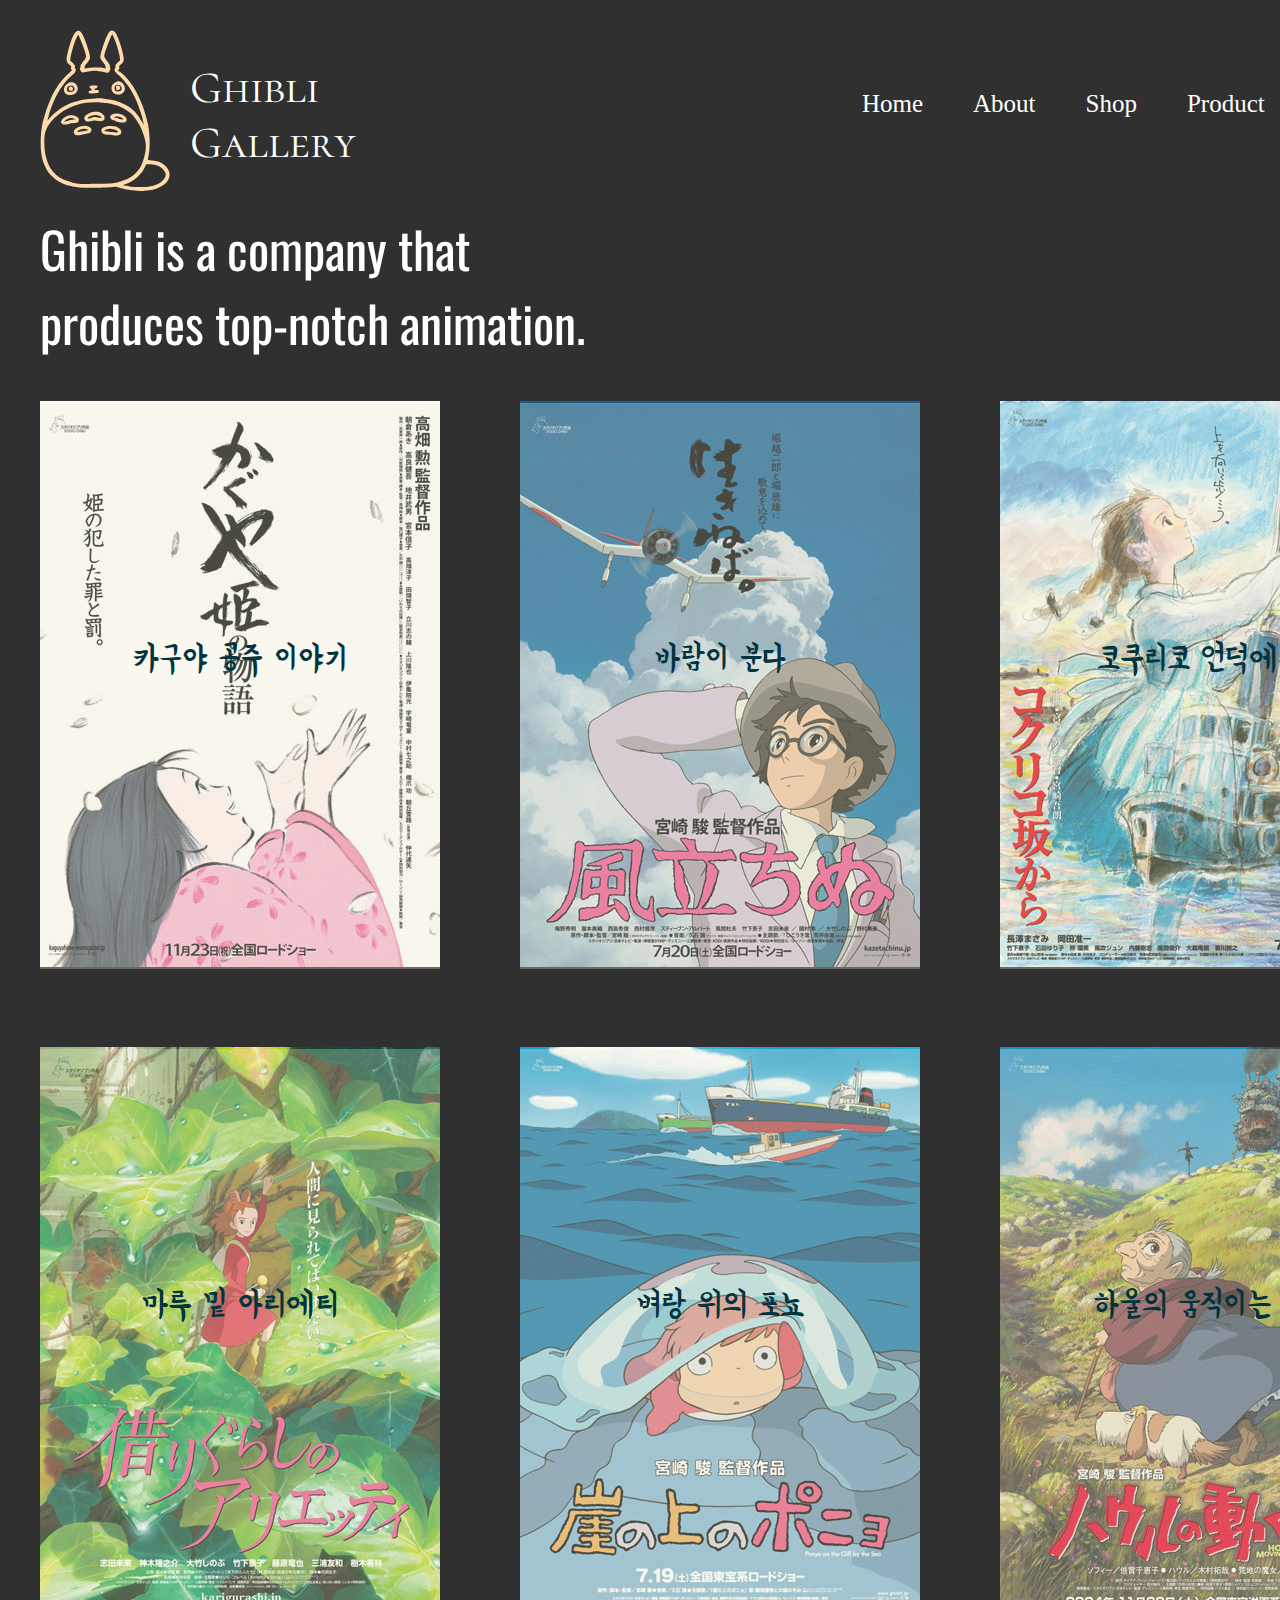
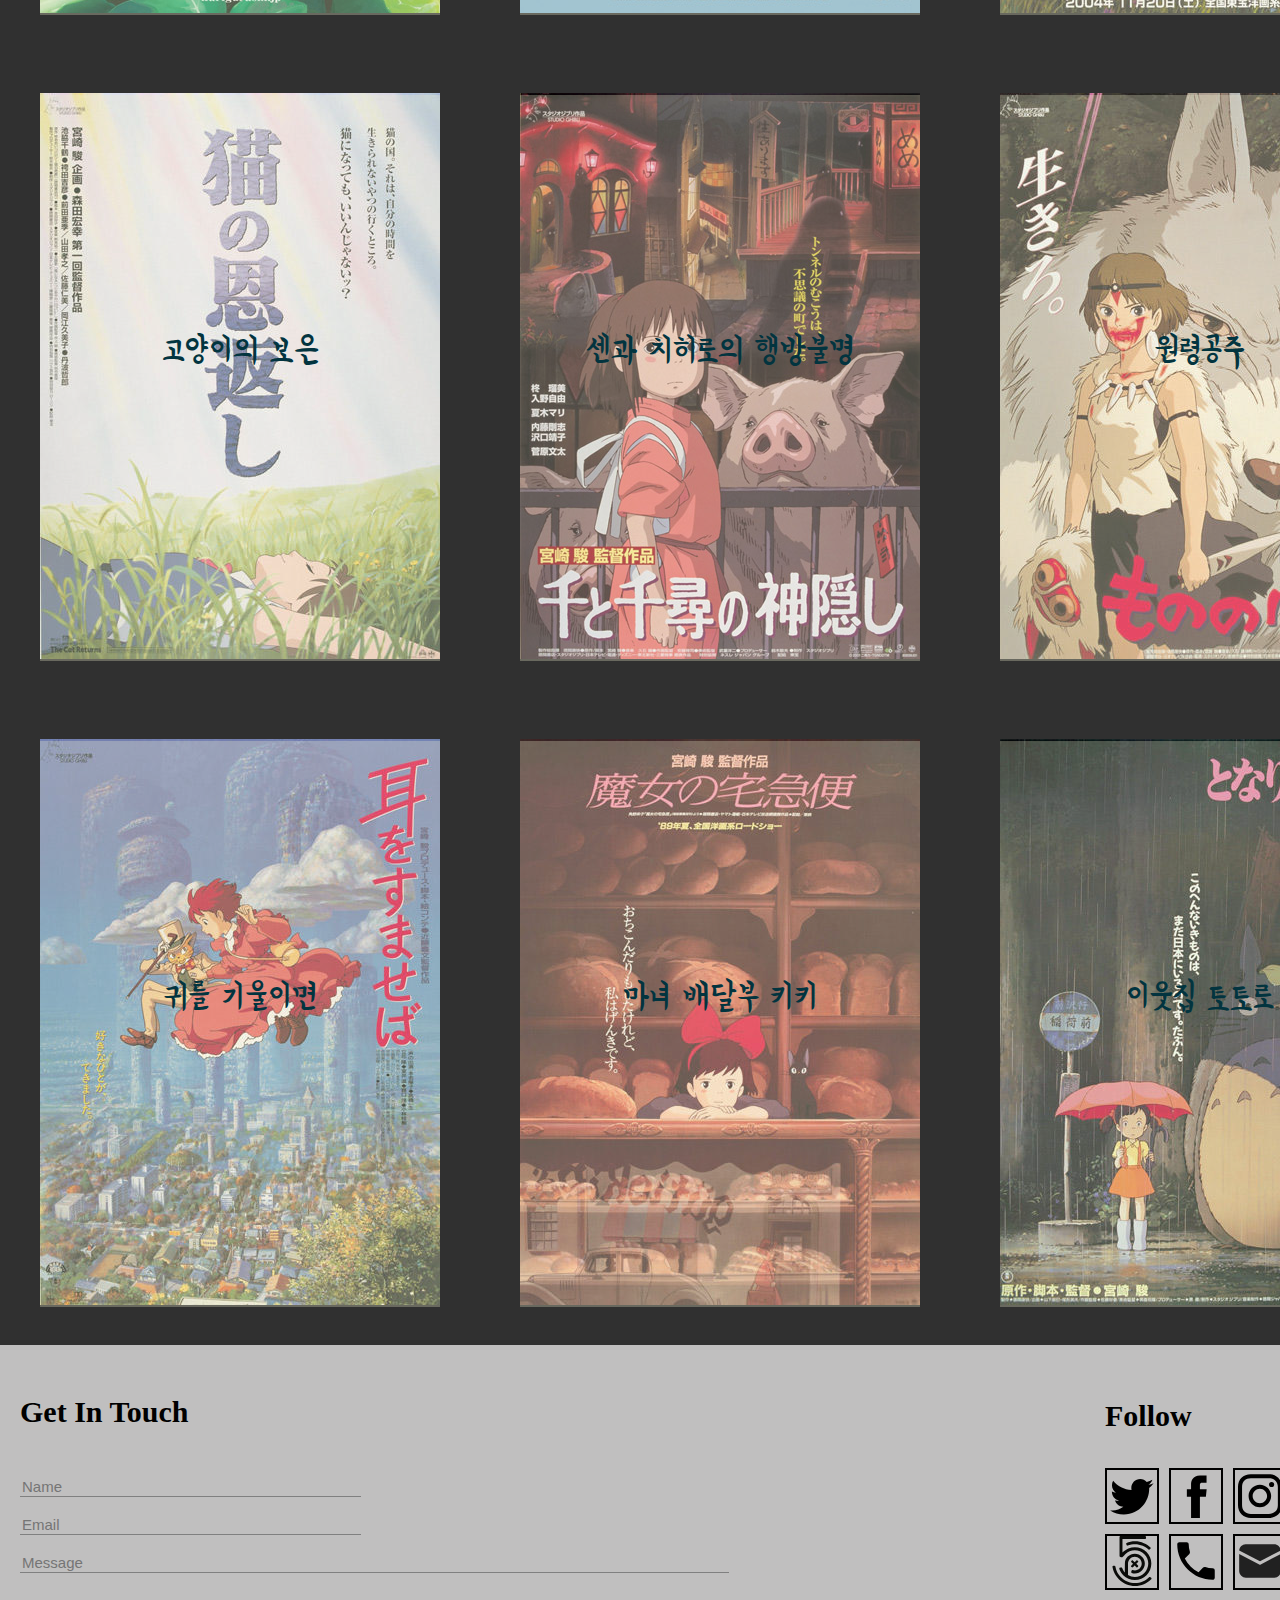
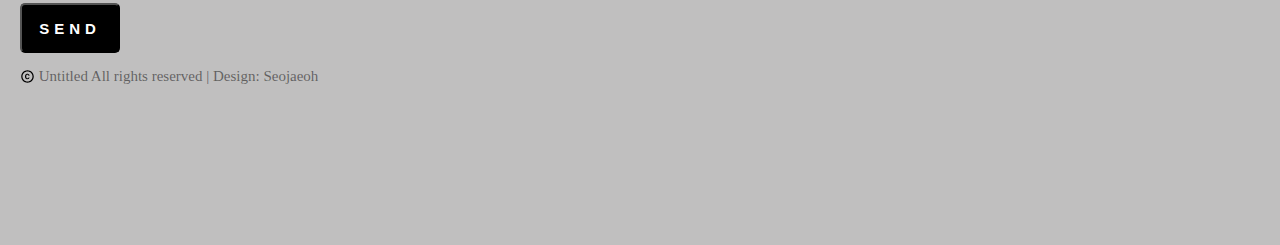
<file: html/index.html>
<!DOCTYPE html>
<html lang="en">

<head>
    <meta charset="UTF-8">
    <meta http-equiv="X-UA-Compatible" content="IE=edge">
    <link rel="icon" href="../img/faviconFolder/favicon.ico" />
    <link rel="stylesheet" href="../css/index.css">
    <meta name="viewport" content="width=device-width, initial-scale=1.0">
    <title>Ghibli Gallery</title>
</head>

<body>
    <div id="wrap">
        <header>
            <div id="title">
                <a href="./index.html">
                    <svg viewBox="0 0 436.000000 541.000000">
                        <g transform="translate(0.000000,541.000000) scale(0.100000,-0.100000)">
                            <path d="M2380 5384 c-42 -18 -71 -51 -109 -124 -62 -119 -104 -228 -183 -475
                        -62 -193 -76 -280 -56 -335 16 -44 76 -126 141 -194 18 -18 27 -36 24 -48 -3
                        -10 -1 -33 4 -50 5 -18 7 -33 5 -35 -2 -2 -34 4 -72 14 -52 13 -111 17 -244
                        17 -96 0 -193 -3 -215 -7 -115 -19 -152 -26 -168 -32 -16 -7 -17 -4 -10 21 4
                        16 7 41 6 56 -2 18 7 37 25 55 64 67 124 149 140 193 20 55 6 142 -56 335 -79
                        247 -121 356 -183 475 -38 73 -67 106 -109 124 -103 43 -175 -51 -295 -384
                        -52 -145 -124 -438 -132 -535 -7 -103 12 -146 97 -211 61 -48 64 -56 45 -121
                        -2 -6 5 -23 16 -37 11 -15 19 -30 17 -35 -2 -5 -42 -43 -90 -84 -247 -210
                        -477 -534 -621 -872 -63 -147 -146 -368 -173 -462 -80 -273 -96 -334 -110
                        -407 -29 -156 -43 -303 -50 -501 -13 -393 35 -661 165 -924 66 -135 100 -181
                        215 -297 98 -97 187 -160 321 -226 187 -93 517 -157 827 -160 326 -3 759 10
                        871 26 107 16 108 15 180 -8 78 -26 302 -78 407 -95 164 -27 339 -34 503 -22
                        224 17 335 43 497 118 198 91 306 210 331 366 20 121 -24 232 -136 342 -73 71
                        -164 129 -239 152 -55 17 -210 42 -286 47 -75 4 -72 -8 -40 142 56 269 50 705
                        -14 1050 -14 73 -30 134 -110 407 -81 280 -242 637 -387 862 -147 228 -390
                        490 -474 511 -34 9 -39 33 -13 68 21 29 25 66 13 107 -4 10 15 31 55 62 85 66
                        104 109 97 212 -13 158 -103 480 -202 714 -78 184 -140 241 -225 205z m128
                        -304 c48 -125 83 -231 108 -325 56 -216 65 -260 67 -312 l2 -54 -69 -62 c-76
                        -67 -103 -115 -86 -148 9 -15 7 -25 -9 -46 -12 -14 -21 -36 -21 -48 0 -36 21
                        -85 41 -96 10 -5 19 -16 19 -23 0 -8 11 -21 26 -30 90 -60 284 -272 384 -421
                        200 -299 325 -579 450 -1010 18 -63 29 -111 46 -199 3 -16 10 -40 15 -54 16
                        -43 1 -36 -21 10 -21 41 -83 139 -176 278 -49 74 -162 190 -244 251 -176 130
                        -499 260 -710 284 -30 4 -111 16 -180 27 -107 17 -152 19 -305 14 -226 -8
                        -523 -56 -622 -102 -17 -7 -37 -14 -45 -14 -20 0 -175 -55 -238 -84 -245 -114
                        -486 -305 -679 -537 -20 -24 -20 -24 0 46 12 39 27 93 34 120 44 173 149 444
                        247 640 157 312 368 584 583 749 40 30 74 94 75 137 0 15 -9 38 -21 52 -16 21
                        -18 31 -9 46 17 33 -10 81 -86 148 l-69 62 2 54 c1 30 11 90 22 133 43 171 83
                        319 91 334 4 8 19 50 33 92 30 89 106 258 117 258 7 0 42 -73 78 -165 11 -27
                        39 -97 62 -155 51 -130 96 -265 116 -349 15 -63 15 -64 -11 -115 -14 -28 -44
                        -71 -66 -96 -23 -25 -48 -61 -56 -80 -8 -19 -22 -40 -31 -46 -11 -8 -15 -24
                        -14 -52 2 -22 -2 -43 -8 -47 -20 -12 -11 -77 16 -112 36 -48 65 -56 125 -39
                        28 9 115 23 195 33 135 16 154 16 292 1 81 -9 170 -24 197 -33 71 -25 110 -27
                        130 -5 44 49 71 149 45 165 -6 4 -10 25 -8 47 1 28 -3 44 -14 52 -9 6 -23 27
                        -31 46 -8 19 -33 55 -56 80 -22 25 -52 68 -66 96 -26 51 -26 52 -11 115 27
                        116 81 266 190 534 21 50 44 101 53 114 l16 25 32 -65 c17 -35 41 -89 53 -119z
                        m-413 -2106 c44 -3 105 -9 135 -14 119 -20 222 -40 231 -46 5 -3 22 -7 37 -10
                        164 -28 462 -194 593 -330 54 -57 111 -134 196 -270 87 -137 142 -262 205
                        -464 77 -249 78 -395 7 -675 -54 -211 -103 -325 -197 -450 -95 -129 -233 -241
                        -371 -302 -53 -24 -286 -103 -342 -116 -112 -27 -274 -38 -619 -44 -573 -9
                        -643 -7 -830 29 -68 13 -295 87 -371 121 -241 107 -436 329 -522 593 -68 209
                        -96 363 -101 559 -7 283 14 427 80 552 98 186 205 312 396 465 195 156 396
                        261 630 329 253 73 514 96 843 73z m1711 -2075 c197 -30 368 -158 405 -303 9
                        -38 8 -54 -7 -103 -15 -47 -32 -71 -89 -129 -57 -58 -88 -80 -165 -117 -109
                        -52 -171 -69 -331 -93 -138 -20 -479 -14 -624 11 -49 9 -117 20 -150 26 -64
                        11 -76 16 -54 23 47 14 123 42 177 67 35 16 65 29 67 29 3 0 45 27 94 60 99
                        67 263 227 313 305 42 67 108 195 108 211 0 7 6 15 13 18 19 8 177 4 243 -5z" />
                            <path d="M2541 3660 c-105 -49 -145 -105 -144 -203 1 -112                         85 -202 198 -213
                        108 -11 191 30 236 117 67 132 -60 332 -208 329 -10 -1 -47 -14 -82 -30z m140
                        -107 c60 -50 77 -133 36 -171 -44 -41 -126 -48 -173 -15 -46 33 -59 122 -23
                        167 38 49 113 58 160 19z" />
                            <path d="M2578 3543 c-40 -10 -41 -108 -1 -139 26 -19 51                         -17 85 7 27 20 30
                        26 25 61 -8 59 -50 87 -109 71z" />
                            <path d="M965 3643 c-106 -56 -170 -150 -163 -237 9 -111                         89 -180 208 -180
                        162 -1 284 128 250 263 -11 44 -47 102 -80 129 -51 42 -159 55 -215 25z m161
                        -127 c83 -83 9 -195 -123 -184 -71 6 -103 35 -103 93 0 51 21 82 74 106 66 30
                        112 25 152 -15z" />
                            <path d="M999 3502 c-27 -14 -35 -24 -37 -51 -8 -80 108                         -115 138 -41 17 41 1
                        81 -37 96 -25 11 -35 10 -64 -4z" />
                            <path d="M1693 3540 c-26 -11 -40 -54 -24 -74 7 -8 23 -17                         36 -20 19 -5 25
                        -13 25 -35 0 -30 -14 -41 -55 -41 -53 0 -67 -62 -18 -81 54 -20 297 -4 314 22
                        12 17 3 70 -14 81 -6 5 -38 7 -70 6 -53 -3 -57 -1 -57 18 0 15 8 24 28 29 63
                        15 92 61 60 93 -14 14 -191 16 -225 2z" />
                            <path d="M1775 2659 c-125 -19 -274 -115 -290 -187 -10                         -47 17 -100 62 -119
                        47 -19 155 -13 225 13 40 15 53 16 81 6 43 -16 175 -27 218 -18 19 4 48 18 64
                        31 26 22 30 31 30 77 0 40 -6 61 -24 85 -29 39 -94 86 -140 102 -49 16 -156
                        21 -226 10z m162 -109 c51 -11 123 -58 123 -81 0 -14 -68 -11 -130 6 -77 21
                        -156 19 -194 -4 -35 -21 -123 -34 -132 -19 -18 29 146 100 245 107 19 1 58 -3
                        88 -9z" />
                            <path d="M2535 2610 c-123 -14 -195 -71 -180 -141 8 -36                         56 -73 115 -89 25 -7
                        50 -15 55 -20 34 -26 146 -53 225 -54 74 -1 89 2 117 22 68 48 52 130 -37 201
                        -85 67 -183 94 -295 81z m180 -127 c22 -12 51 -33 64 -47 l24 -26 -46 0 c-51
                        0 -133 24 -158 46 -8 8 -33 14 -55 14 -44 0 -79 15 -54 24 8 2 22 7 30 10 33
                        12 155 -1 195 -21z" />
                            <path d="M988 2549 c-105 -16 -227 -99 -270 -182 -16 -32                         -18 -44 -8 -66 29
                        -68 116 -83 250 -42 42 13 120 27 176 31 55 4 110 12 121 18 29 16 56 77 48
                        110 -21 91 -172 154 -317 131z m111 -100 c28 -6 61 -19 73 -28 21 -17 19 -18
                        -63 -24 -47 -3 -120 -17 -164 -31 -44 -14 -93 -26 -110 -25 l-30 0 40 36 c50
                        44 130 83 172 83 18 0 55 -5 82 -11z" />
                            <path d="M1371 2180 c-143 -40 -224 -98 -236 -169 -13 -79                         32 -135 110 -134
                        48 0 308 48 385 71 41 13 60 25 77 51 29 43 29 68 -1 112 -55 80 -191 108
                        -335 69z m224 -104 l29 -19 -23 -9 c-28 -10 -299 -58 -330 -58 -32 0 -25 26
                        14 50 99 61 246 78 310 36z" />
                            <path d="M2225 2175 c-149 -41 -193 -94 -155 -185 23 -57                         80 -79 242 -96 78
                        -8 150 -17 160 -20 9 -2 45 -5 81 -5 76 -1 127 20 157 61 60 84 -20 191 -178
                        240 -76 24 -229 26 -307 5z m264 -102 c62 -17 117 -48 125 -68 12 -33 -66 -42
                        -169 -19 -11 2 -66 8 -123 14 -98 9 -162 29 -162 50 0 8 52 26 125 43 32 8
                        145 -3 204 -20z" />
                        </g>
                    </svg>
                </a>
                <a href="./index.html">
                    <span id="titletext">Ghibli Gallery</span>
                </a>
            </div>
            <nav>
                <div id="menu">
                    <ul>
                        <li><a href="./index.html">Home</a></li>
                        <li><a href="./sub.html">About</a></li>
                        <li><a href="./sub.html">Signin</a></li>
                        <li><a href="./sub.html">Shop</a></li>
                        <li><a href="./sub.html">Product</a></li>
                    </ul>
                </div>
            </nav>
        </header>

        <main>
            <div class="explain">
                <p>Ghibli is a company that </p>
                <p>produces top-notch animation.</p>
            </div>
            <div class="row">
                <a href="./sub.html">
                    <div class="item">
                        <img src="../img/poster/1.jpg" alt="">
                        <div class="mask">
                            <p>
                                카구야 공주 이야기
                            </p>
                            <p>
                                2013, 高畑 勲
                            </p>
                        </div>
                    </div>
                </a>
                <a href="./sub.html">
                    <div class="item">
                        <img src="../img/poster/2.jpg" alt="">
                        <div class="mask">
                            <p>
                                바람이 분다
                            </p>
                            <p>
                                2013, 宮崎 駿
                            </p>
                        </div>
                </a>
            </div>
            <a href="./sub.html">
                <div class="item">
                    <img src="../img/poster/3.jpg" alt="">
                    <div class="mask">
                        <p>
                            코쿠리코 언덕에서
                        </p>
                        <p>
                            2011, 宮崎 駿
                        </p>
                    </div>
                </div>
            </a>
    </div>
    <div class="row">
        <a href="./sub.html">
            <div class="item">
                <img src="../img/poster/4.jpg" alt="">
                <div class="mask">
                    <p>
                        마루 밑 아리에티
                    </p>
                    <p>
                        2010, 宮崎 駿
                    </p>
                </div>
            </div>
        </a>
        <a href="./sub.html">
            <div class="item">
                <img src="../img/poster/5.jpg" alt="">
                <div class="mask">
                    <p>
                        벼랑 위의 포뇨
                    </p>
                    <p>
                        2008, 宮崎 駿
                    </p>
                </div>
            </div>
        </a>
        <a href="./sub.html">
            <div class="item">
                <img src="../img/poster/6.jpg" alt="">
                <div class="mask">
                    <p>
                        하울의 움직이는 섬
                    </p>
                    <p>
                        2004, ダイアナ・ウィン・ジョーンズ
                    </p>
                </div>
            </div>
        </a>
    </div>
    <div class="row">
        <a href="./sub.html">
            <div class="item">
                <img src="../img/poster/7.jpg" alt="">
                <div class="mask">
                    <p>
                        고양이의 보은
                    </p>
                    <p>
                        2002, 宮崎 駿
                    </p>
                </div>
            </div>
        </a>
        <a href="./sub.html">
            <div class="item">
                <img src="../img/poster/8.jpg" alt="">
                <div class="mask">
                    <p>
                        센과 치히로의 행방불명
                    </p>
                    <p>
                        2001, 宮崎 駿
                    </p>
                </div>
            </div>
        </a>
        <a href="./sub.html">
            <div class="item">
                <img src="../img/poster/9.jpg" alt="">
                <div class="mask">
                    <p>
                        원령공주
                    </p>
                    <p>
                        1997, 宮崎 駿
                    </p>
                </div>
            </div>
        </a>
    </div>
    <div class="row">
        <a href="./sub.html">
            <div class="item">
                <img src="../img/poster/10.jpg" alt="">
                <div class="mask">
                    <p>
                        귀를 기울이면
                    </p>
                    <p>
                        1995, 近藤喜文
                    </p>
                </div>
            </div>
        </a>
        <a href="./sub.html">
            <div class="item">
                <img src="../img/poster/11.jpg" alt="">
                <div class="mask">
                    <p>
                        마녀 배달부 키키
                    </p>
                    <p>
                        1989, 宮崎 駿
                    </p>
                </div>
            </div>
        </a>
        <a href="./sub.html">
            <div class="item">
                <img src="../img/poster/12.jpg" alt="">
                <div class="mask">
                    <p>
                        이웃집 토토로
                    </p>
                    <p>
                        1988, 宮崎 駿
                    </p>
                </div>
            </div>
        </a>
    </div>
    </main>
    <footer>
        <div id="footerbox">
            <div id="inputbox">
                <p id="inputboxtext">Get In Touch</p>
                <form>
                    <input type="text" placeholder="Name" size="40" required> <input type="text" placeholder="Email"
                        size="40" required>
                    <input type="text" placeholder="Message" size="86" required>
                </form>
                <button>SEND</button>
                <p>
                    <img src="../img/svg/copyright.svg" alt=""> Untitled All rights reserved | Design: Seojaeoh
                </p>
            </div>
            <div id="infobox">
                <p id="inputboxtext" class="Follow">Follow</p>
                <div class="icon"><a href="./sub.html"><img src="../img/svg/twitter.svg" alt=""></div></a>
                <div class="icon"><a href="./sub.html"><img src="../img/svg/facebook.svg" alt=""></a></div>
                <div class="icon"><a href="./sub.html"><img src="../img/svg/instagram.svg" alt=""></a></div>
                <div class="icon"><a href="./sub.html"><img src="../img/svg/dribble.svg" alt=""></a></div>
                <div class="icon"><a href="./sub.html"><img src="../img/svg/github.svg" alt=""></a></div>
                <div class="icon"><a href="./sub.html"><img src="../img/svg/jp.svg" alt=""></a></div>
                <div class="icon"><a href="./sub.html"><img src="../img/svg/call.svg" alt=""></a></div>
                <div class="icon"><a href="./sub.html"><img src="../img/svg/mail.svg" alt=""></a></div>
            </div>
        </div>
    </footer>
    </div>
</body>

</html>
</file>
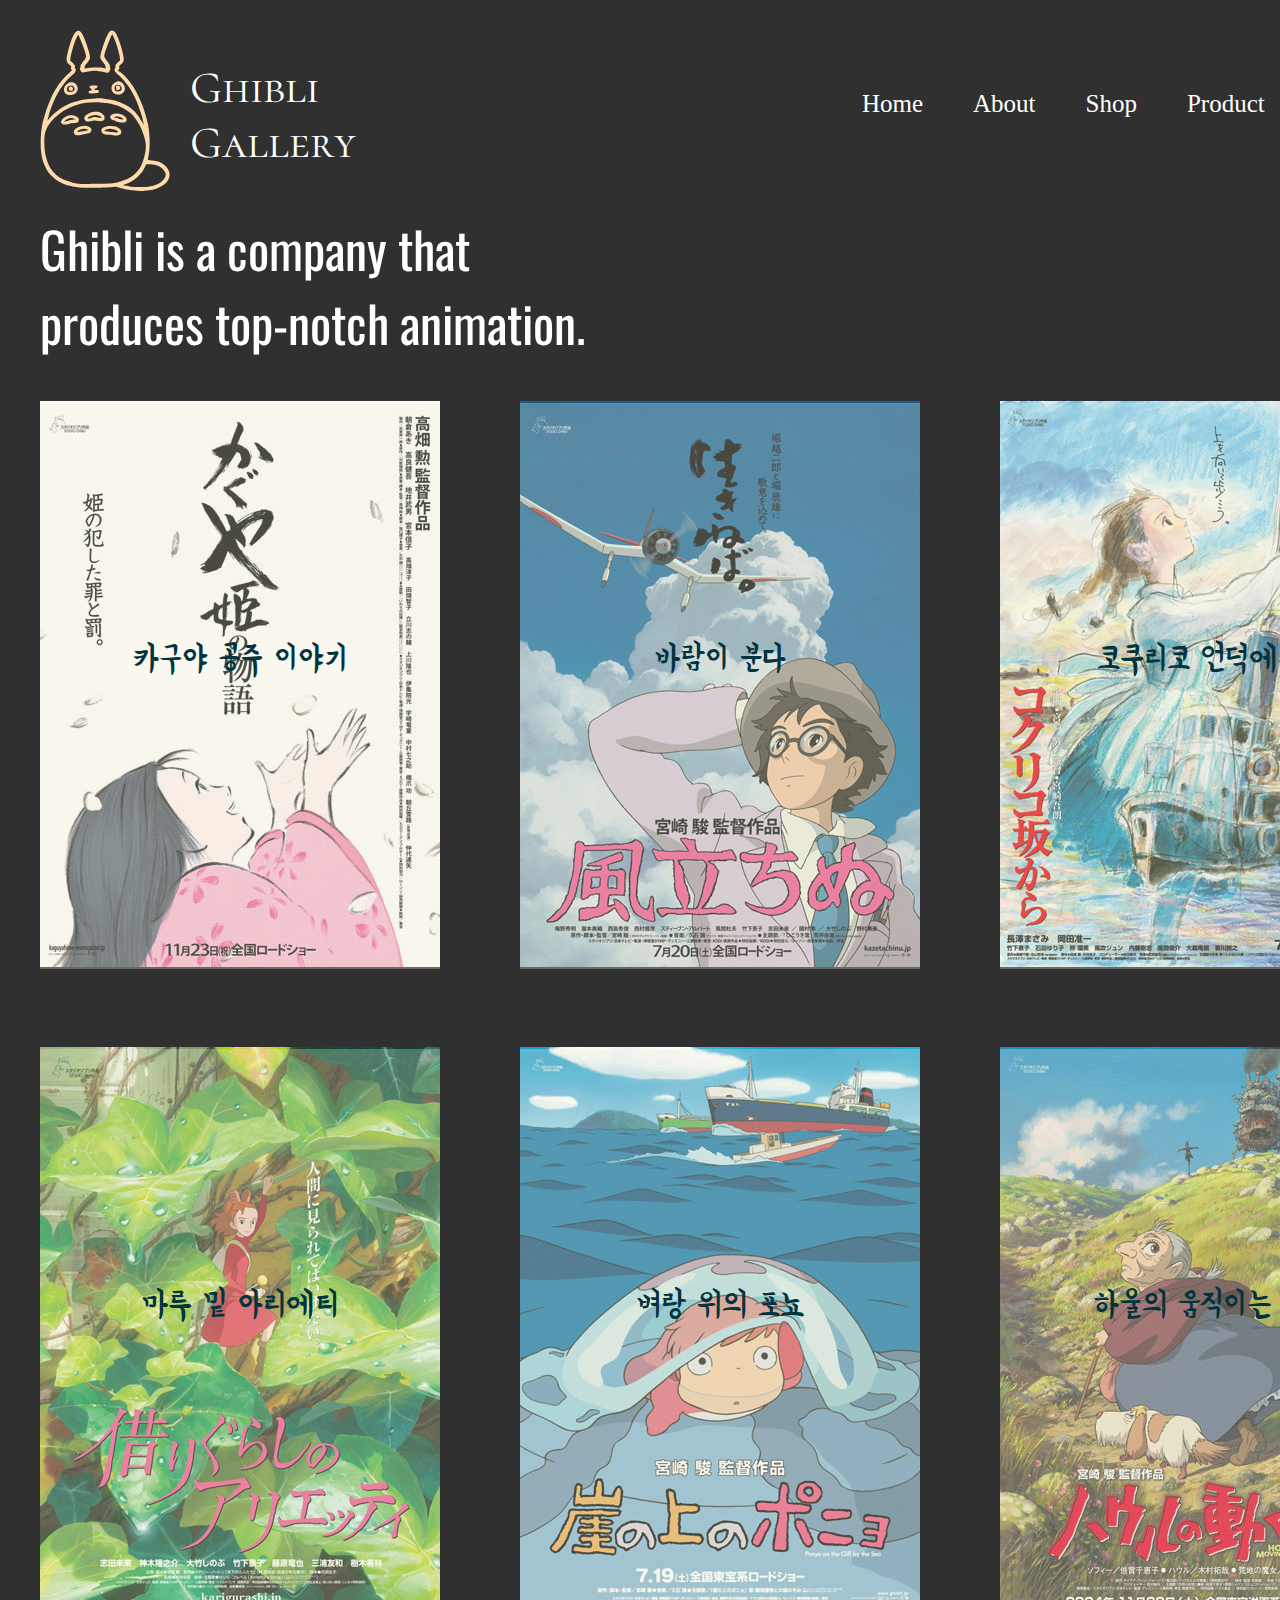
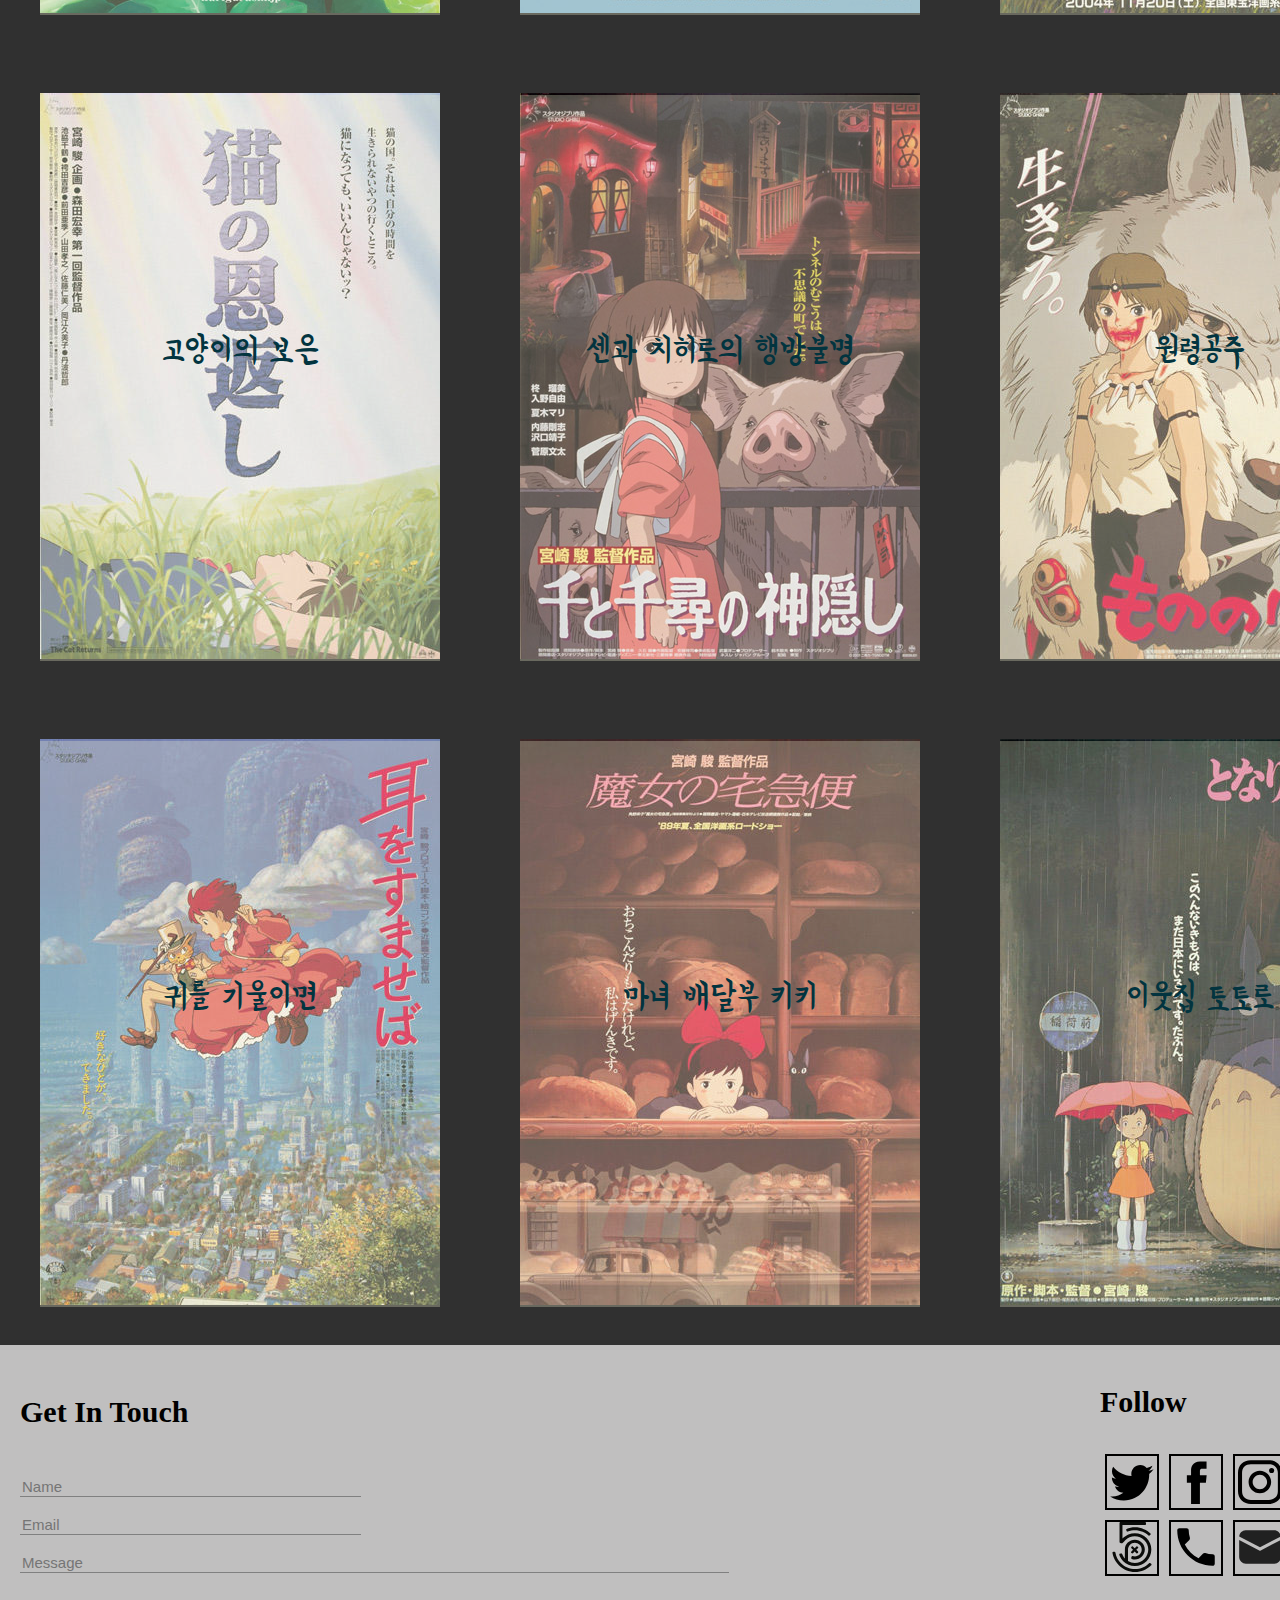
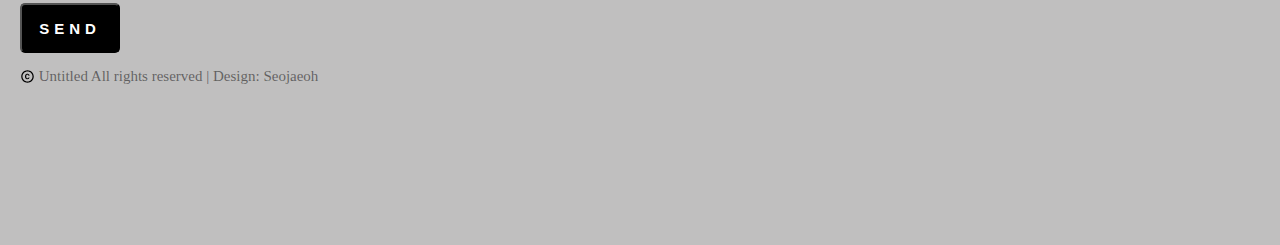
<file: html/main.html>
<!DOCTYPE html>
<html lang="en">

<head>
    <meta charset="UTF-8">
    <meta http-equiv="X-UA-Compatible" content="IE=edge">
    <link rel="icon" href="../img/faviconFolder/favicon.ico" />
    <link rel="stylesheet" href="../css/main.css">
    <meta name="viewport" content="width=device-width, initial-scale=1.0">
    <title>Ghibli Gallery</title>
</head>

<body>
    <div id="wrap">
        <header>
            <div id="title">
                <a href="./main.html">
                    <svg viewBox="0 0 436.000000 541.000000">
                        <g transform="translate(0.000000,541.000000) scale(0.100000,-0.100000)">
                            <path d="M2380 5384 c-42 -18 -71 -51 -109 -124 -62 -119 -104 -228 -183 -475
                        -62 -193 -76 -280 -56 -335 16 -44 76 -126 141 -194 18 -18 27 -36 24 -48 -3
                        -10 -1 -33 4 -50 5 -18 7 -33 5 -35 -2 -2 -34 4 -72 14 -52 13 -111 17 -244
                        17 -96 0 -193 -3 -215 -7 -115 -19 -152 -26 -168 -32 -16 -7 -17 -4 -10 21 4
                        16 7 41 6 56 -2 18 7 37 25 55 64 67 124 149 140 193 20 55 6 142 -56 335 -79
                        247 -121 356 -183 475 -38 73 -67 106 -109 124 -103 43 -175 -51 -295 -384
                        -52 -145 -124 -438 -132 -535 -7 -103 12 -146 97 -211 61 -48 64 -56 45 -121
                        -2 -6 5 -23 16 -37 11 -15 19 -30 17 -35 -2 -5 -42 -43 -90 -84 -247 -210
                        -477 -534 -621 -872 -63 -147 -146 -368 -173 -462 -80 -273 -96 -334 -110
                        -407 -29 -156 -43 -303 -50 -501 -13 -393 35 -661 165 -924 66 -135 100 -181
                        215 -297 98 -97 187 -160 321 -226 187 -93 517 -157 827 -160 326 -3 759 10
                        871 26 107 16 108 15 180 -8 78 -26 302 -78 407 -95 164 -27 339 -34 503 -22
                        224 17 335 43 497 118 198 91 306 210 331 366 20 121 -24 232 -136 342 -73 71
                        -164 129 -239 152 -55 17 -210 42 -286 47 -75 4 -72 -8 -40 142 56 269 50 705
                        -14 1050 -14 73 -30 134 -110 407 -81 280 -242 637 -387 862 -147 228 -390
                        490 -474 511 -34 9 -39 33 -13 68 21 29 25 66 13 107 -4 10 15 31 55 62 85 66
                        104 109 97 212 -13 158 -103 480 -202 714 -78 184 -140 241 -225 205z m128
                        -304 c48 -125 83 -231 108 -325 56 -216 65 -260 67 -312 l2 -54 -69 -62 c-76
                        -67 -103 -115 -86 -148 9 -15 7 -25 -9 -46 -12 -14 -21 -36 -21 -48 0 -36 21
                        -85 41 -96 10 -5 19 -16 19 -23 0 -8 11 -21 26 -30 90 -60 284 -272 384 -421
                        200 -299 325 -579 450 -1010 18 -63 29 -111 46 -199 3 -16 10 -40 15 -54 16
                        -43 1 -36 -21 10 -21 41 -83 139 -176 278 -49 74 -162 190 -244 251 -176 130
                        -499 260 -710 284 -30 4 -111 16 -180 27 -107 17 -152 19 -305 14 -226 -8
                        -523 -56 -622 -102 -17 -7 -37 -14 -45 -14 -20 0 -175 -55 -238 -84 -245 -114
                        -486 -305 -679 -537 -20 -24 -20 -24 0 46 12 39 27 93 34 120 44 173 149 444
                        247 640 157 312 368 584 583 749 40 30 74 94 75 137 0 15 -9 38 -21 52 -16 21
                        -18 31 -9 46 17 33 -10 81 -86 148 l-69 62 2 54 c1 30 11 90 22 133 43 171 83
                        319 91 334 4 8 19 50 33 92 30 89 106 258 117 258 7 0 42 -73 78 -165 11 -27
                        39 -97 62 -155 51 -130 96 -265 116 -349 15 -63 15 -64 -11 -115 -14 -28 -44
                        -71 -66 -96 -23 -25 -48 -61 -56 -80 -8 -19 -22 -40 -31 -46 -11 -8 -15 -24
                        -14 -52 2 -22 -2 -43 -8 -47 -20 -12 -11 -77 16 -112 36 -48 65 -56 125 -39
                        28 9 115 23 195 33 135 16 154 16 292 1 81 -9 170 -24 197 -33 71 -25 110 -27
                        130 -5 44 49 71 149 45 165 -6 4 -10 25 -8 47 1 28 -3 44 -14 52 -9 6 -23 27
                        -31 46 -8 19 -33 55 -56 80 -22 25 -52 68 -66 96 -26 51 -26 52 -11 115 27
                        116 81 266 190 534 21 50 44 101 53 114 l16 25 32 -65 c17 -35 41 -89 53 -119z
                        m-413 -2106 c44 -3 105 -9 135 -14 119 -20 222 -40 231 -46 5 -3 22 -7 37 -10
                        164 -28 462 -194 593 -330 54 -57 111 -134 196 -270 87 -137 142 -262 205
                        -464 77 -249 78 -395 7 -675 -54 -211 -103 -325 -197 -450 -95 -129 -233 -241
                        -371 -302 -53 -24 -286 -103 -342 -116 -112 -27 -274 -38 -619 -44 -573 -9
                        -643 -7 -830 29 -68 13 -295 87 -371 121 -241 107 -436 329 -522 593 -68 209
                        -96 363 -101 559 -7 283 14 427 80 552 98 186 205 312 396 465 195 156 396
                        261 630 329 253 73 514 96 843 73z m1711 -2075 c197 -30 368 -158 405 -303 9
                        -38 8 -54 -7 -103 -15 -47 -32 -71 -89 -129 -57 -58 -88 -80 -165 -117 -109
                        -52 -171 -69 -331 -93 -138 -20 -479 -14 -624 11 -49 9 -117 20 -150 26 -64
                        11 -76 16 -54 23 47 14 123 42 177 67 35 16 65 29 67 29 3 0 45 27 94 60 99
                        67 263 227 313 305 42 67 108 195 108 211 0 7 6 15 13 18 19 8 177 4 243 -5z" />
                            <path d="M2541 3660 c-105 -49 -145 -105 -144 -203 1 -112                         85 -202 198 -213
                        108 -11 191 30 236 117 67 132 -60 332 -208 329 -10 -1 -47 -14 -82 -30z m140
                        -107 c60 -50 77 -133 36 -171 -44 -41 -126 -48 -173 -15 -46 33 -59 122 -23
                        167 38 49 113 58 160 19z" />
                            <path d="M2578 3543 c-40 -10 -41 -108 -1 -139 26 -19 51                         -17 85 7 27 20 30
                        26 25 61 -8 59 -50 87 -109 71z" />
                            <path d="M965 3643 c-106 -56 -170 -150 -163 -237 9 -111                         89 -180 208 -180
                        162 -1 284 128 250 263 -11 44 -47 102 -80 129 -51 42 -159 55 -215 25z m161
                        -127 c83 -83 9 -195 -123 -184 -71 6 -103 35 -103 93 0 51 21 82 74 106 66 30
                        112 25 152 -15z" />
                            <path d="M999 3502 c-27 -14 -35 -24 -37 -51 -8 -80 108                         -115 138 -41 17 41 1
                        81 -37 96 -25 11 -35 10 -64 -4z" />
                            <path d="M1693 3540 c-26 -11 -40 -54 -24 -74 7 -8 23 -17                         36 -20 19 -5 25
                        -13 25 -35 0 -30 -14 -41 -55 -41 -53 0 -67 -62 -18 -81 54 -20 297 -4 314 22
                        12 17 3 70 -14 81 -6 5 -38 7 -70 6 -53 -3 -57 -1 -57 18 0 15 8 24 28 29 63
                        15 92 61 60 93 -14 14 -191 16 -225 2z" />
                            <path d="M1775 2659 c-125 -19 -274 -115 -290 -187 -10                         -47 17 -100 62 -119
                        47 -19 155 -13 225 13 40 15 53 16 81 6 43 -16 175 -27 218 -18 19 4 48 18 64
                        31 26 22 30 31 30 77 0 40 -6 61 -24 85 -29 39 -94 86 -140 102 -49 16 -156
                        21 -226 10z m162 -109 c51 -11 123 -58 123 -81 0 -14 -68 -11 -130 6 -77 21
                        -156 19 -194 -4 -35 -21 -123 -34 -132 -19 -18 29 146 100 245 107 19 1 58 -3
                        88 -9z" />
                            <path d="M2535 2610 c-123 -14 -195 -71 -180 -141 8 -36                         56 -73 115 -89 25 -7
                        50 -15 55 -20 34 -26 146 -53 225 -54 74 -1 89 2 117 22 68 48 52 130 -37 201
                        -85 67 -183 94 -295 81z m180 -127 c22 -12 51 -33 64 -47 l24 -26 -46 0 c-51
                        0 -133 24 -158 46 -8 8 -33 14 -55 14 -44 0 -79 15 -54 24 8 2 22 7 30 10 33
                        12 155 -1 195 -21z" />
                            <path d="M988 2549 c-105 -16 -227 -99 -270 -182 -16 -32                         -18 -44 -8 -66 29
                        -68 116 -83 250 -42 42 13 120 27 176 31 55 4 110 12 121 18 29 16 56 77 48
                        110 -21 91 -172 154 -317 131z m111 -100 c28 -6 61 -19 73 -28 21 -17 19 -18
                        -63 -24 -47 -3 -120 -17 -164 -31 -44 -14 -93 -26 -110 -25 l-30 0 40 36 c50
                        44 130 83 172 83 18 0 55 -5 82 -11z" />
                            <path d="M1371 2180 c-143 -40 -224 -98 -236 -169 -13 -79                         32 -135 110 -134
                        48 0 308 48 385 71 41 13 60 25 77 51 29 43 29 68 -1 112 -55 80 -191 108
                        -335 69z m224 -104 l29 -19 -23 -9 c-28 -10 -299 -58 -330 -58 -32 0 -25 26
                        14 50 99 61 246 78 310 36z" />
                            <path d="M2225 2175 c-149 -41 -193 -94 -155 -185 23 -57                         80 -79 242 -96 78
                        -8 150 -17 160 -20 9 -2 45 -5 81 -5 76 -1 127 20 157 61 60 84 -20 191 -178
                        240 -76 24 -229 26 -307 5z m264 -102 c62 -17 117 -48 125 -68 12 -33 -66 -42
                        -169 -19 -11 2 -66 8 -123 14 -98 9 -162 29 -162 50 0 8 52 26 125 43 32 8
                        145 -3 204 -20z" />
                        </g>
                    </svg>
                </a>
                <a href="./main.html">
                    <span id="titletext">Ghibli Gallery</span>
                </a>
            </div>
            <nav>
                <div id="menu">
                    <ul>
                        <li><a href="./main.html">Home</a></li>
                        <li><a href="./sub.html">About</a></li>
                        <li><a href="./sub.html">Signin</a></li>
                        <li><a href="./sub.html">Shop</a></li>
                        <li><a href="./sub.html">Product</a></li>
                    </ul>
                </div>
            </nav>
        </header>

        <main>
            <div class="explain">
                <p>Ghibli is a company that </p>
                <p>produces top-notch animation.</p>
            </div>
            <div class="row">
                <a href="./sub.html">
                    <div class="item">
                        <img src="../img/poster/1.jpg" alt="">
                        <div class="mask">
                            <p>
                                카구야 공주 이야기
                            </p>
                            <p>
                                2013, 高畑 勲
                            </p>
                        </div>
                    </div>
                </a>
                <a href="./sub.html">
                    <div class="item">
                        <img src="../img/poster/2.jpg" alt="">
                        <div class="mask">
                            <p>
                                바람이 분다
                            </p>
                            <p>
                                2013, 宮崎 駿
                            </p>
                        </div>
                </a>
            </div>
            <a href="./sub.html">
                <div class="item">
                    <img src="../img/poster/3.jpg" alt="">
                    <div class="mask">
                        <p>
                            코쿠리코 언덕에서
                        </p>
                        <p>
                            2011, 宮崎 駿
                        </p>
                    </div>
                </div>
            </a>
    </div>
    <div class="row">
        <a href="./sub.html">
            <div class="item">
                <img src="../img/poster/4.jpg" alt="">
                <div class="mask">
                    <p>
                        마루 밑 아리에티
                    </p>
                    <p>
                        2010, 宮崎 駿
                    </p>
                </div>
            </div>
        </a>
        <a href="./sub.html">
            <div class="item">
                <img src="../img/poster/5.jpg" alt="">
                <div class="mask">
                    <p>
                        벼랑 위의 포뇨
                    </p>
                    <p>
                        2008, 宮崎 駿
                    </p>
                </div>
            </div>
        </a>
        <a href="./sub.html">
            <div class="item">
                <img src="../img/poster/6.jpg" alt="">
                <div class="mask">
                    <p>
                        하울의 움직이는 섬
                    </p>
                    <p>
                        2004, ダイアナ・ウィン・ジョーンズ
                    </p>
                </div>
            </div>
        </a>
    </div>
    <div class="row">
        <a href="./sub.html">
            <div class="item">
                <img src="../img/poster/7.jpg" alt="">
                <div class="mask">
                    <p>
                        고양이의 보은
                    </p>
                    <p>
                        2002, 宮崎 駿
                    </p>
                </div>
            </div>
        </a>
        <a href="./sub.html">
            <div class="item">
                <img src="../img/poster/8.jpg" alt="">
                <div class="mask">
                    <p>
                        센과 치히로의 행방불명
                    </p>
                    <p>
                        2001, 宮崎 駿
                    </p>
                </div>
            </div>
        </a>
        <a href="./sub.html">
            <div class="item">
                <img src="../img/poster/9.jpg" alt="">
                <div class="mask">
                    <p>
                        원령공주
                    </p>
                    <p>
                        1997, 宮崎 駿
                    </p>
                </div>
            </div>
        </a>
    </div>
    <div class="row">
        <a href="./sub.html">
            <div class="item">
                <img src="../img/poster/10.jpg" alt="">
                <div class="mask">
                    <p>
                        귀를 기울이면
                    </p>
                    <p>
                        1995, 近藤喜文
                    </p>
                </div>
            </div>
        </a>
        <a href="./sub.html">
            <div class="item">
                <img src="../img/poster/11.jpg" alt="">
                <div class="mask">
                    <p>
                        마녀 배달부 키키
                    </p>
                    <p>
                        1989, 宮崎 駿
                    </p>
                </div>
            </div>
        </a>
        <a href="./sub.html">
            <div class="item">
                <img src="../img/poster/12.jpg" alt="">
                <div class="mask">
                    <p>
                        이웃집 토토로
                    </p>
                    <p>
                        1988, 宮崎 駿
                    </p>
                </div>
            </div>
        </a>
    </div>
    </main>
    <footer>
        <div id="footerbox">
            <div id="inputbox">
                <p id="inputboxtext">Get In Touch</p>
                <form>
                    <input type="text" placeholder="Name" size="40" required> <input type="text" placeholder="Email"
                        size="40" required>
                    <input type="text" placeholder="Message" size="86" required>
                </form>
                <button>SEND</button>
                <p>
                    <img src="../img/svg/copyright.svg" alt=""> Untitled All rights reserved | Design: Seojaeoh
                </p>
            </div>
            <div id="infobox">
                <p id="inputboxtext">Follow</p>
                <div class="icon"><a href="./sub.html"><img src="../img/svg/twitter.svg" alt=""></div></a>
                <div class="icon"><a href="./sub.html"><img src="../img/svg/facebook.svg" alt=""></a></div>
                <div class="icon"><a href="./sub.html"><img src="../img/svg/instagram.svg" alt=""></a></div>
                <div class="icon"><a href="./sub.html"><img src="../img/svg/dribble.svg" alt=""></a></div>
                <div class="icon"><a href="./sub.html"><img src="../img/svg/github.svg" alt=""></a></div>
                <div class="icon"><a href="./sub.html"><img src="../img/svg/jp.svg" alt=""></a></div>
                <div class="icon"><a href="./sub.html"><img src="../img/svg/call.svg" alt=""></a></div>
                <div class="icon"><a href="./sub.html"><img src="../img/svg/mail.svg" alt=""></a></div>
            </div>
            <p>

            </p>
        </div>
    </footer>
    </div>
</body>

</html>
</file>
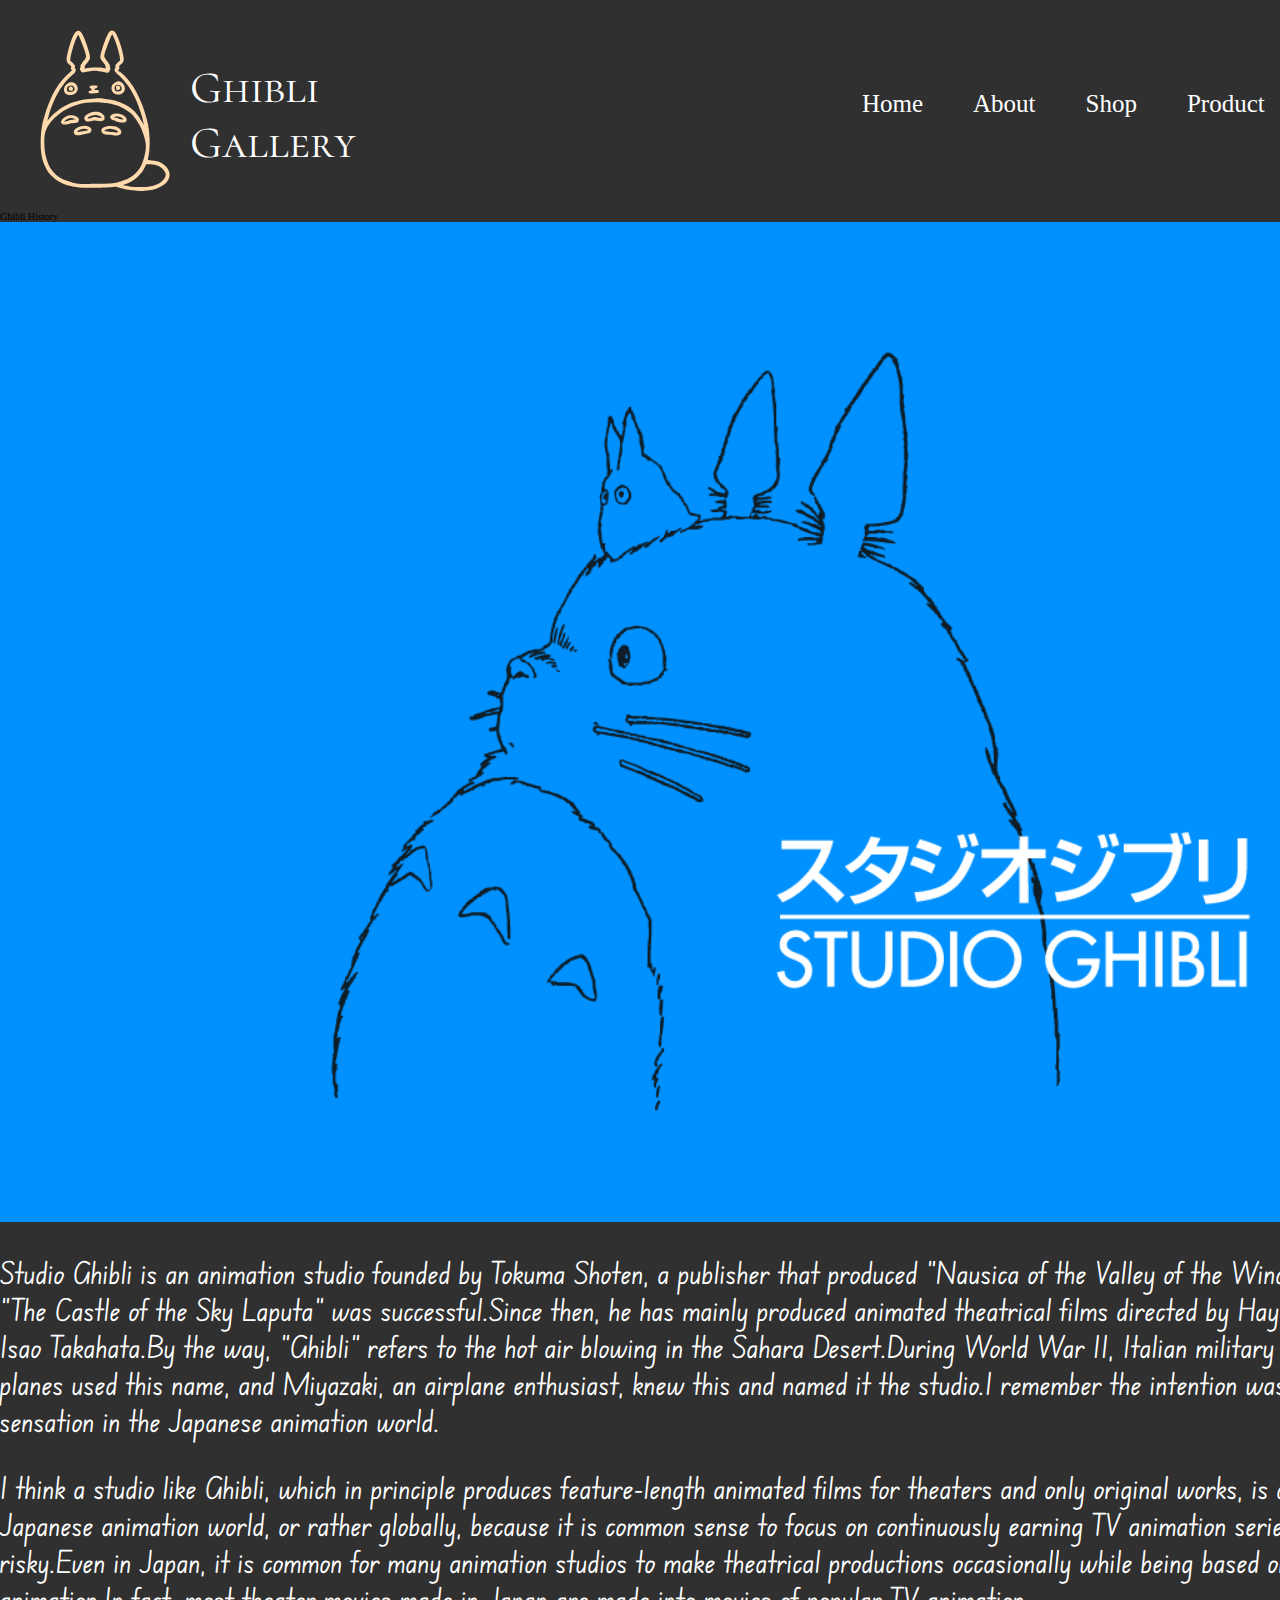
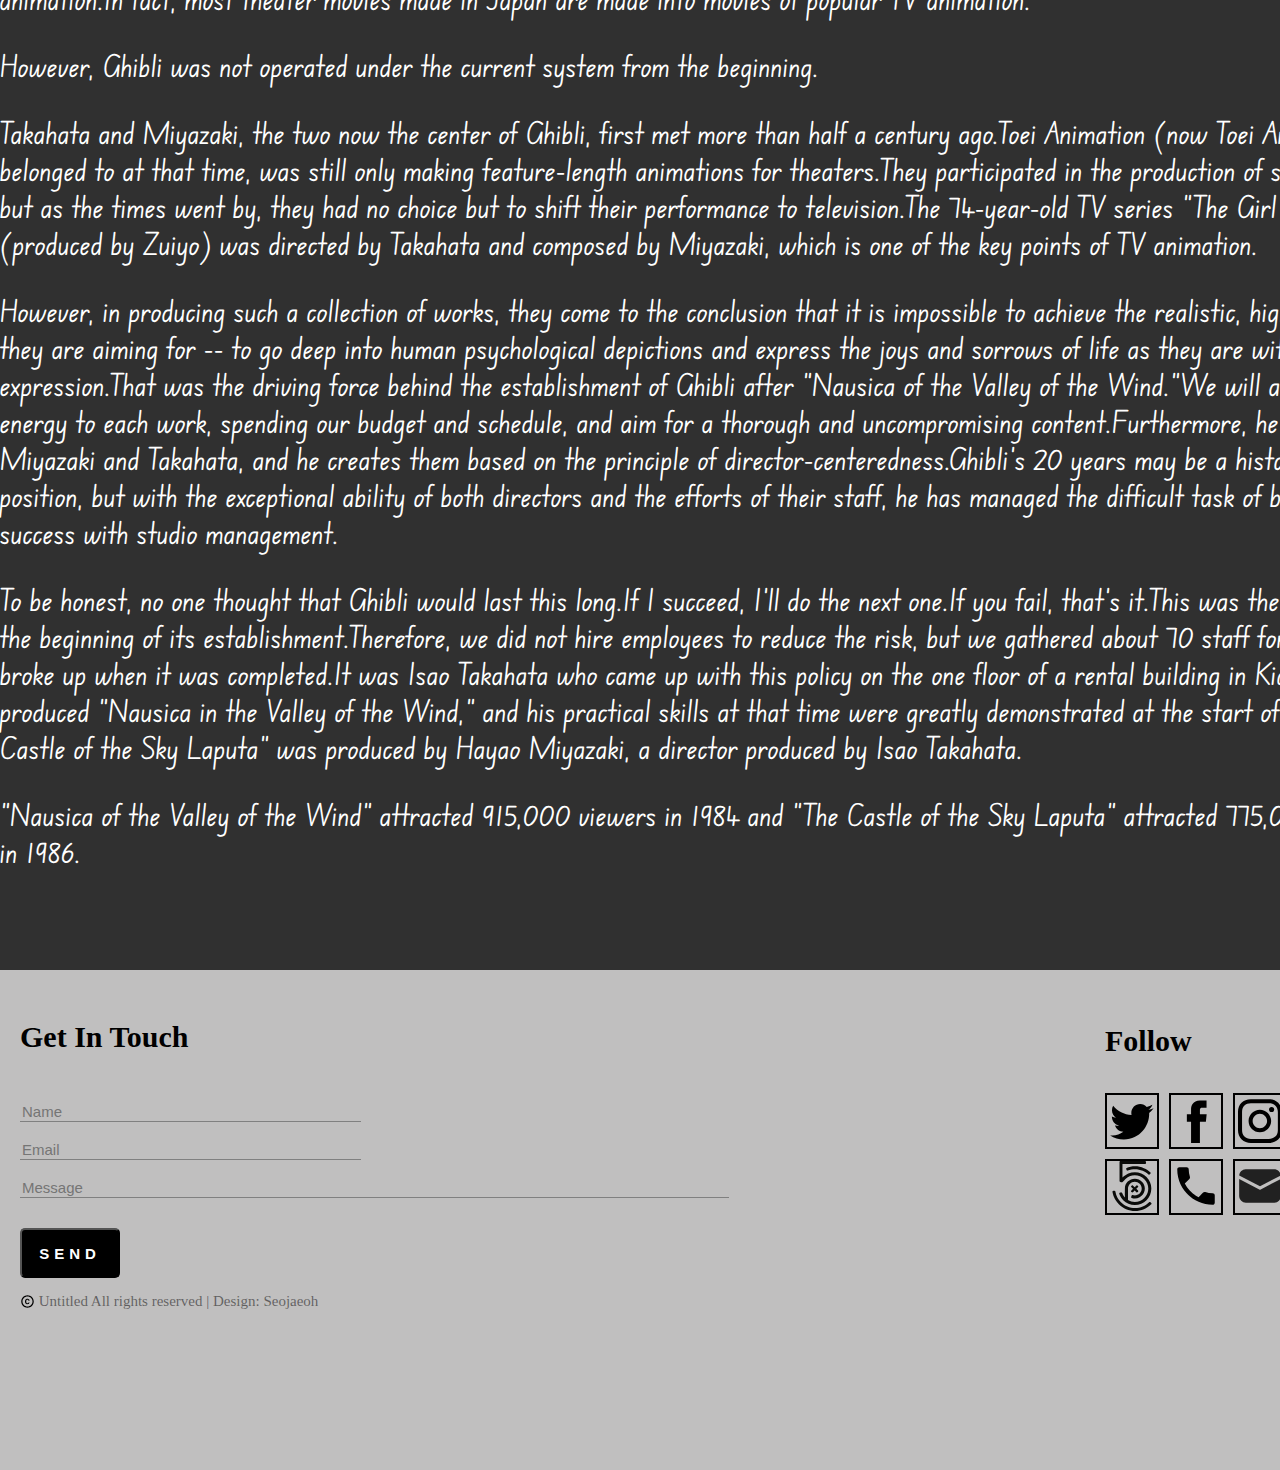
<file: html/sub.html>
<!DOCTYPE html>
<html lang="en">

<head>
    <meta charset="UTF-8">
    <meta http-equiv="X-UA-Compatible" content="IE=edge">
    <link rel="icon" href="../img/faviconFolder/favicon.ico" />
    <link rel="stylesheet" href="../css/sub.css">
    <meta name="viewport" content="width=device-width, initial-scale=1.0">
    <title>subpage</title>
</head>

<body>
    <div id="wrap">
        <header>
            <div id="title">
                <a href="./index.html">
                    <svg viewBox="0 0 436.000000 541.000000">
                        <g transform="translate(0.000000,541.000000) scale(0.100000,-0.100000)">
                            <path d="M2380 5384 c-42 -18 -71 -51 -109 -124 -62 -119 -104 -228 -183 -475
                        -62 -193 -76 -280 -56 -335 16 -44 76 -126 141 -194 18 -18 27 -36 24 -48 -3
                        -10 -1 -33 4 -50 5 -18 7 -33 5 -35 -2 -2 -34 4 -72 14 -52 13 -111 17 -244
                        17 -96 0 -193 -3 -215 -7 -115 -19 -152 -26 -168 -32 -16 -7 -17 -4 -10 21 4
                        16 7 41 6 56 -2 18 7 37 25 55 64 67 124 149 140 193 20 55 6 142 -56 335 -79
                        247 -121 356 -183 475 -38 73 -67 106 -109 124 -103 43 -175 -51 -295 -384
                        -52 -145 -124 -438 -132 -535 -7 -103 12 -146 97 -211 61 -48 64 -56 45 -121
                        -2 -6 5 -23 16 -37 11 -15 19 -30 17 -35 -2 -5 -42 -43 -90 -84 -247 -210
                        -477 -534 -621 -872 -63 -147 -146 -368 -173 -462 -80 -273 -96 -334 -110
                        -407 -29 -156 -43 -303 -50 -501 -13 -393 35 -661 165 -924 66 -135 100 -181
                        215 -297 98 -97 187 -160 321 -226 187 -93 517 -157 827 -160 326 -3 759 10
                        871 26 107 16 108 15 180 -8 78 -26 302 -78 407 -95 164 -27 339 -34 503 -22
                        224 17 335 43 497 118 198 91 306 210 331 366 20 121 -24 232 -136 342 -73 71
                        -164 129 -239 152 -55 17 -210 42 -286 47 -75 4 -72 -8 -40 142 56 269 50 705
                        -14 1050 -14 73 -30 134 -110 407 -81 280 -242 637 -387 862 -147 228 -390
                        490 -474 511 -34 9 -39 33 -13 68 21 29 25 66 13 107 -4 10 15 31 55 62 85 66
                        104 109 97 212 -13 158 -103 480 -202 714 -78 184 -140 241 -225 205z m128
                        -304 c48 -125 83 -231 108 -325 56 -216 65 -260 67 -312 l2 -54 -69 -62 c-76
                        -67 -103 -115 -86 -148 9 -15 7 -25 -9 -46 -12 -14 -21 -36 -21 -48 0 -36 21
                        -85 41 -96 10 -5 19 -16 19 -23 0 -8 11 -21 26 -30 90 -60 284 -272 384 -421
                        200 -299 325 -579 450 -1010 18 -63 29 -111 46 -199 3 -16 10 -40 15 -54 16
                        -43 1 -36 -21 10 -21 41 -83 139 -176 278 -49 74 -162 190 -244 251 -176 130
                        -499 260 -710 284 -30 4 -111 16 -180 27 -107 17 -152 19 -305 14 -226 -8
                        -523 -56 -622 -102 -17 -7 -37 -14 -45 -14 -20 0 -175 -55 -238 -84 -245 -114
                        -486 -305 -679 -537 -20 -24 -20 -24 0 46 12 39 27 93 34 120 44 173 149 444
                        247 640 157 312 368 584 583 749 40 30 74 94 75 137 0 15 -9 38 -21 52 -16 21
                        -18 31 -9 46 17 33 -10 81 -86 148 l-69 62 2 54 c1 30 11 90 22 133 43 171 83
                        319 91 334 4 8 19 50 33 92 30 89 106 258 117 258 7 0 42 -73 78 -165 11 -27
                        39 -97 62 -155 51 -130 96 -265 116 -349 15 -63 15 -64 -11 -115 -14 -28 -44
                        -71 -66 -96 -23 -25 -48 -61 -56 -80 -8 -19 -22 -40 -31 -46 -11 -8 -15 -24
                        -14 -52 2 -22 -2 -43 -8 -47 -20 -12 -11 -77 16 -112 36 -48 65 -56 125 -39
                        28 9 115 23 195 33 135 16 154 16 292 1 81 -9 170 -24 197 -33 71 -25 110 -27
                        130 -5 44 49 71 149 45 165 -6 4 -10 25 -8 47 1 28 -3 44 -14 52 -9 6 -23 27
                        -31 46 -8 19 -33 55 -56 80 -22 25 -52 68 -66 96 -26 51 -26 52 -11 115 27
                        116 81 266 190 534 21 50 44 101 53 114 l16 25 32 -65 c17 -35 41 -89 53 -119z
                        m-413 -2106 c44 -3 105 -9 135 -14 119 -20 222 -40 231 -46 5 -3 22 -7 37 -10
                        164 -28 462 -194 593 -330 54 -57 111 -134 196 -270 87 -137 142 -262 205
                        -464 77 -249 78 -395 7 -675 -54 -211 -103 -325 -197 -450 -95 -129 -233 -241
                        -371 -302 -53 -24 -286 -103 -342 -116 -112 -27 -274 -38 -619 -44 -573 -9
                        -643 -7 -830 29 -68 13 -295 87 -371 121 -241 107 -436 329 -522 593 -68 209
                        -96 363 -101 559 -7 283 14 427 80 552 98 186 205 312 396 465 195 156 396
                        261 630 329 253 73 514 96 843 73z m1711 -2075 c197 -30 368 -158 405 -303 9
                        -38 8 -54 -7 -103 -15 -47 -32 -71 -89 -129 -57 -58 -88 -80 -165 -117 -109
                        -52 -171 -69 -331 -93 -138 -20 -479 -14 -624 11 -49 9 -117 20 -150 26 -64
                        11 -76 16 -54 23 47 14 123 42 177 67 35 16 65 29 67 29 3 0 45 27 94 60 99
                        67 263 227 313 305 42 67 108 195 108 211 0 7 6 15 13 18 19 8 177 4 243 -5z" />
                            <path d="M2541 3660 c-105 -49 -145 -105 -144 -203 1 -112                         85 -202 198 -213
                        108 -11 191 30 236 117 67 132 -60 332 -208 329 -10 -1 -47 -14 -82 -30z m140
                        -107 c60 -50 77 -133 36 -171 -44 -41 -126 -48 -173 -15 -46 33 -59 122 -23
                        167 38 49 113 58 160 19z" />
                            <path d="M2578 3543 c-40 -10 -41 -108 -1 -139 26 -19 51                         -17 85 7 27 20 30
                        26 25 61 -8 59 -50 87 -109 71z" />
                            <path d="M965 3643 c-106 -56 -170 -150 -163 -237 9 -111                         89 -180 208 -180
                        162 -1 284 128 250 263 -11 44 -47 102 -80 129 -51 42 -159 55 -215 25z m161
                        -127 c83 -83 9 -195 -123 -184 -71 6 -103 35 -103 93 0 51 21 82 74 106 66 30
                        112 25 152 -15z" />
                            <path d="M999 3502 c-27 -14 -35 -24 -37 -51 -8 -80 108                         -115 138 -41 17 41 1
                        81 -37 96 -25 11 -35 10 -64 -4z" />
                            <path d="M1693 3540 c-26 -11 -40 -54 -24 -74 7 -8 23 -17                         36 -20 19 -5 25
                        -13 25 -35 0 -30 -14 -41 -55 -41 -53 0 -67 -62 -18 -81 54 -20 297 -4 314 22
                        12 17 3 70 -14 81 -6 5 -38 7 -70 6 -53 -3 -57 -1 -57 18 0 15 8 24 28 29 63
                        15 92 61 60 93 -14 14 -191 16 -225 2z" />
                            <path d="M1775 2659 c-125 -19 -274 -115 -290 -187 -10                         -47 17 -100 62 -119
                        47 -19 155 -13 225 13 40 15 53 16 81 6 43 -16 175 -27 218 -18 19 4 48 18 64
                        31 26 22 30 31 30 77 0 40 -6 61 -24 85 -29 39 -94 86 -140 102 -49 16 -156
                        21 -226 10z m162 -109 c51 -11 123 -58 123 -81 0 -14 -68 -11 -130 6 -77 21
                        -156 19 -194 -4 -35 -21 -123 -34 -132 -19 -18 29 146 100 245 107 19 1 58 -3
                        88 -9z" />
                            <path d="M2535 2610 c-123 -14 -195 -71 -180 -141 8 -36                         56 -73 115 -89 25 -7
                        50 -15 55 -20 34 -26 146 -53 225 -54 74 -1 89 2 117 22 68 48 52 130 -37 201
                        -85 67 -183 94 -295 81z m180 -127 c22 -12 51 -33 64 -47 l24 -26 -46 0 c-51
                        0 -133 24 -158 46 -8 8 -33 14 -55 14 -44 0 -79 15 -54 24 8 2 22 7 30 10 33
                        12 155 -1 195 -21z" />
                            <path d="M988 2549 c-105 -16 -227 -99 -270 -182 -16 -32                         -18 -44 -8 -66 29
                        -68 116 -83 250 -42 42 13 120 27 176 31 55 4 110 12 121 18 29 16 56 77 48
                        110 -21 91 -172 154 -317 131z m111 -100 c28 -6 61 -19 73 -28 21 -17 19 -18
                        -63 -24 -47 -3 -120 -17 -164 -31 -44 -14 -93 -26 -110 -25 l-30 0 40 36 c50
                        44 130 83 172 83 18 0 55 -5 82 -11z" />
                            <path d="M1371 2180 c-143 -40 -224 -98 -236 -169 -13 -79                         32 -135 110 -134
                        48 0 308 48 385 71 41 13 60 25 77 51 29 43 29 68 -1 112 -55 80 -191 108
                        -335 69z m224 -104 l29 -19 -23 -9 c-28 -10 -299 -58 -330 -58 -32 0 -25 26
                        14 50 99 61 246 78 310 36z" />
                            <path d="M2225 2175 c-149 -41 -193 -94 -155 -185 23 -57                         80 -79 242 -96 78
                        -8 150 -17 160 -20 9 -2 45 -5 81 -5 76 -1 127 20 157 61 60 84 -20 191 -178
                        240 -76 24 -229 26 -307 5z m264 -102 c62 -17 117 -48 125 -68 12 -33 -66 -42
                        -169 -19 -11 2 -66 8 -123 14 -98 9 -162 29 -162 50 0 8 52 26 125 43 32 8
                        145 -3 204 -20z" />
                        </g>
                    </svg>
                </a>
                <a href="./index.html">
                    <span id="titletext">Ghibli Gallery</span>
                </a>
            </div>
            <nav>
                <div id="menu">
                    <ul>
                        <li><a href="./index.html">Home</a></li>
                        <li><a href="./sub.html">About</a></li>
                        <li><a href="./sub.html">Signin</a></li>
                        <li><a href="./sub.html">Shop</a></li>
                        <li><a href="./sub.html">Product</a></li>
                    </ul>
                </div>
            </nav>
        </header>

        <main>
            <div class="explain">
                Ghibli History
            </div>
            <img src="../img/poster/background.png" alt="">
            <p>
                Studio Ghibli is an animation studio founded by Tokuma Shoten, a publisher that produced "Nausica of the
                Valley of the Wind," in 1985 when "The Castle of the Sky Laputa" was successful.Since then, he has
                mainly produced animated theatrical films directed by Hayao Miyazaki and Isao Takahata.By the way,
                "Ghibli" refers to the hot air blowing in the Sahara Desert.During World War II, Italian military
                reconnaissance planes used this name, and Miyazaki, an airplane enthusiast, knew this and named it the
                studio.I remember the intention was to create a sensation in the Japanese animation world.
            </p>
            <p>
                I think a studio like Ghibli, which in principle produces feature-length animated films for theaters and
                only original works, is quite unique in the Japanese animation world, or rather globally, because it is
                common sense to focus on continuously earning TV animation series because it is too risky.Even in Japan,
                it is common for many animation studios to make theatrical productions occasionally while being based on
                television and animation.In fact, most theater movies made in Japan are made into movies of popular TV
                animation.
            </p>
            <p>
                However, Ghibli was not operated under the current system from the beginning.
            </p>
            <p>
                Takahata and Miyazaki, the two now the center of Ghibli, first met more than half a century ago.Toei
                Animation (now Toei Animation), which they belonged to at that time, was still only making
                feature-length animations for theaters.They participated in the production of several feature films, but
                as the times went by, they had no choice but to shift their performance to television.The 74-year-old TV
                series "The Girl of the Alps Heidi" (produced by Zuiyo) was directed by Takahata and composed by
                Miyazaki, which is one of the key points of TV animation.
            </p>
            <p>
                However, in producing such a collection of works, they come to the conclusion that it is impossible to
                achieve the realistic, high-quality animation they are aiming for -- to go deep into human psychological
                depictions and express the joys and sorrows of life as they are with abundant expression.That was the
                driving force behind the establishment of Ghibli after "Nausica of the Valley of the Wind."We will
                always devote all our energy to each work, spending our budget and schedule, and aim for a thorough and
                uncompromising content.Furthermore, he has two directors, Miyazaki and Takahata, and he creates them
                based on the principle of director-centeredness.Ghibli's 20 years may be a history of holding this
                position, but with the exceptional ability of both directors and the efforts of their staff, he has
                managed the difficult task of balancing commercial success with studio management.
            </p>
            <p>
                To be honest, no one thought that Ghibli would last this long.If I succeed, I'll do the next one.If you
                fail, that's it.This was the way of thinking at the beginning of its establishment.Therefore, we did not
                hire employees to reduce the risk, but we gathered about 70 staff for each work and broke up when it was
                completed.It was Isao Takahata who came up with this policy on the one floor of a rental building in
                Kichijoji, Tokyo.He produced "Nausica in the Valley of the Wind," and his practical skills at that time
                were greatly demonstrated at the start of Ghibli.Also, "The Castle of the Sky Laputa" was produced by
                Hayao Miyazaki, a director produced by Isao Takahata.
            </p>
            <p>
                "Nausica of the Valley of the Wind" attracted 915,000 viewers in 1984 and "The Castle of the Sky Laputa"
                attracted 775,000 viewers in Japan in 1986.
            </p>
        </main>

        <footer>
            <div id="footerbox">
                <div id="inputbox">
                    <p id="inputboxtext">Get In Touch</p>
                    <form>
                        <input type="text" placeholder="Name" size="40" required> <input type="text" placeholder="Email"
                            size="40" required>
                        <input type="text" placeholder="Message" size="86" required>
                    </form>
                    <button>SEND</button>
                    <p>
                        <img src="../img/svg/copyright.svg" alt=""> Untitled All rights reserved | Design: Seojaeoh
                    </p>
                </div>
                <div id="infobox">
                    <p id="inputboxtext" class="Follow">Follow</p>
                    <div class="icon"><a href="./main.html"><img src="../img/svg/twitter.svg" alt=""></div></a>
                    <div class="icon"><a href="./main.html"><img src="../img/svg/facebook.svg" alt=""></a></div>
                    <div class="icon"><a href="./main.html"><img src="../img/svg/instagram.svg" alt=""></a></div>
                    <div class="icon"><a href="./main.html"><img src="../img/svg/dribble.svg" alt=""></a></div>
                    <div class="icon"><a href="./main.html"><img src="../img/svg/github.svg" alt=""></a></div>
                    <div class="icon"><a href="./main.html"><img src="../img/svg/jp.svg" alt=""></a></div>
                    <div class="icon"><a href="./main.html"><img src="../img/svg/call.svg" alt=""></a></div>
                    <div class="icon"><a href="./main.html"><img src="../img/svg/mail.svg" alt=""></a></div>
                </div>
                <p>

                </p>
            </div>
        </footer>
    </div>
</body>

</html>
</file>
<file: css/index.css>
@import url('https://fonts.googleapis.com/css2?family=Yeon+Sung&display=swap');
@import url('https://fonts.googleapis.com/css2?family=Oswald&display=swap');
@import url('https://fonts.googleapis.com/css2?family=Cormorant+SC:wght@500&display=swap');
html {
    font-size: 10px;
    margin: 0;
    padding: 0;
}

body,div {
    margin: 0;
    padding: 0;
}

body {
    width: 150rem;
    margin: auto;
    background-color: rgb(48, 48, 48);
}

/* 헤더 */
header {
    padding-top: 3rem;
    padding-left: 4rem;
}

#title {
    width: 30rem;
    float: left;
    /* margin-top: 3rem; */
}

/* 타이틀 */
#title svg {
    width: 13rem;
    float: left;
}

#title svg g {
    fill: rgb(255, 218, 172);
}

#titletext {
    width: 15rem;
    float: right;
    font-size: 4.5rem;
    padding-top: 3rem;
    /* letter-spacing: .5rem; */
    color: white;
    font-family: 'Cormorant SC', serif;
}

/* 메뉴바 */
#menu {
    float: right;
    padding-top: 5rem;
    margin-right: 7rem;
}

#menu>ul li {
    text-align: center;
    display: block;
    float: left;
    margin: 0 5rem 1rem 0;
}

#menu>ul li:nth-child(1) {
    float: left;
}

#menu>ul li:nth-child(3) {
    float: right;
}

#menu>ul li>a {
    font-size: 2.5rem;
    text-decoration: none;
}

#menu>ul li>a:link,
:visited {
    color: white;
}

/* 바디 */
main {
    margin-top: 2rem;
    float: left;
}

.row {
    width: 150rem;
    height: 56.6rem;
}

.explain {
    width: 75rem;
    height: 15rem;
    color: white;
    font-size: 5rem;
    padding-left: 4rem;
}
.explain p{
    margin: 0;
    font-family: 'Oswald', sans-serif;
}
.item {
    width: 40rem;
    height: 56.6rem;
    margin: 4rem;
    float: left;
    transition: all 0.3s linear;
}

.item .mask {
    width: 40rem;
    height: 56.6rem;
    position: absolute;
    overflow: hidden;
    transform: translateY(-100%);
    background-color: rgba(240, 237, 204, .3);
}
.item .mask p{
    font-family: 'Yeon Sung', cursive;
    position: relative;
    text-align: center;
    top: 35%;
    font-size: 3.5rem;
    color: #02343F;
}
.mask p:nth-child(2){
    color: rgba(2, 52, 63, 0);
    transition: all 0.3s linear;
}
.item:hover .mask p:nth-child(2){
    color: rgba(2, 52, 63, 1);
}

.item:hover{
    transform: scale(1.1);
}

/* 푸터 */
#footerbox{
    width: 150rem;
    height: 50rem;
    background: rgb(192, 191, 191);
    float: left;
    padding: auto;
}

/* inputbox */
#inputbox{
    width: 65rem;
    float: left;
    margin: 2rem;
}
#inputboxtext{
    font-size: 3rem;
    font-weight: bold;
}
input[type=text]{
    border: none;
    border-bottom:solid 1px gray;  
    background: transparent;
    margin-top: 2rem;
}
input[type=text]::placeholder{
    font-size: 1.5rem;
    line-height: 3rem;

}
#inputbox button{
    width: 10rem;
    height: 5rem;
    margin-top: 3rem;
    color: white;
    font-size: 1.5rem;
    font-weight: bold;
    background-color: black;
    border-radius: .5rem;
    letter-spacing: .5rem;
}
#inputbox p:last-child{
    color: rgba(0, 0, 0, 0.5);
    font-size: 1.5rem;
}
#inputbox p:last-child img{
    width: 1.5rem;
    vertical-align: middle;
    padding-bottom: .2rem;
}
#inputbox p:last-child img svg g{
    fill: rgba(0, 0, 0, 0.5);
}
/* infobox */
#infobox{
    width: 35rem;
    margin-right: 5rem;
    margin-top: 2.4rem;
}
.icon{
    width: 5rem;
    border: solid 2px black;
    float: left;
    margin: .5rem;
}
.icon img{
    width: 5rem;
}
#infobox{
    float:  right;
}

.Follow{
    padding-left: 0.5rem;
}
</file>
<file: css/main.css>
@import url('https://fonts.googleapis.com/css2?family=Yeon+Sung&display=swap');
@import url('https://fonts.googleapis.com/css2?family=Oswald&display=swap');
@import url('https://fonts.googleapis.com/css2?family=Cormorant+SC:wght@500&display=swap');
html {
    font-size: 10px;
    margin: 0;
    padding: 0;
}

body,div {
    margin: 0;
    padding: 0;
}

body {
    width: 150rem;
    margin: auto;
    background-color: rgb(48, 48, 48);
}

/* 헤더 */
header {
    padding-top: 3rem;
    padding-left: 4rem;
}

#title {
    width: 30rem;
    float: left;
    /* margin-top: 3rem; */
}

/* 타이틀 */
#title svg {
    width: 13rem;
    float: left;
}

#title svg g {
    fill: rgb(255, 218, 172);
}

#titletext {
    width: 15rem;
    float: right;
    font-size: 4.5rem;
    padding-top: 3rem;
    /* letter-spacing: .5rem; */
    color: white;
    font-family: 'Cormorant SC', serif;
}

/* 메뉴바 */
#menu {
    float: right;
    padding-top: 5rem;
    margin-right: 7rem;
}

#menu>ul li {
    text-align: center;
    display: block;
    float: left;
    margin: 0 5rem 1rem 0;
}

#menu>ul li:nth-child(1) {
    float: left;
}

#menu>ul li:nth-child(3) {
    float: right;
}

#menu>ul li>a {
    font-size: 2.5rem;
    text-decoration: none;
}

#menu>ul li>a:link,
:visited {
    color: white;
}

/* 바디 */
main {
    margin-top: 2rem;
    float: left;
}

.row {
    width: 150rem;
    height: 56.6rem;
}

.explain {
    width: 75rem;
    height: 15rem;
    color: white;
    font-size: 5rem;
    padding-left: 4rem;
}
.explain p{
    margin: 0;
    font-family: 'Oswald', sans-serif;
}
.item {
    width: 40rem;
    height: 56.6rem;
    margin: 4rem;
    float: left;
    transition: all 0.3s linear;
}

.item .mask {
    width: 40rem;
    height: 56.6rem;
    position: absolute;
    overflow: hidden;
    transform: translateY(-100%);
    background-color: rgba(240, 237, 204, .3);
}
.item .mask p{
    font-family: 'Yeon Sung', cursive;
    position: relative;
    text-align: center;
    top: 35%;
    font-size: 3.5rem;
    color: #02343F;
}
.mask p:nth-child(2){
    color: rgba(2, 52, 63, 0);
    transition: all 0.3s linear;
}
.item:hover .mask p:nth-child(2){
    color: rgba(2, 52, 63, 1);
}

.item:hover{
    transform: scale(1.1);
}

/* 푸터 */
#footerbox{
    width: 150rem;
    height: 50rem;
    background: rgb(192, 191, 191);
    float: left;
    padding: auto;
}

/* inputbox */
#inputbox{
    width: 65rem;
    float: left;
    margin: 2rem;
}
#inputboxtext{
    font-size: 3rem;
    font-weight: bold;
}
input[type=text]{
    border: none;
    border-bottom:solid 1px gray;  
    background: transparent;
    margin-top: 2rem;
}
input[type=text]::placeholder{
    font-size: 1.5rem;
    line-height: 3rem;

}
#inputbox button{
    width: 10rem;
    height: 5rem;
    margin-top: 3rem;
    color: white;
    font-size: 1.5rem;
    font-weight: bold;
    background-color: black;
    border-radius: .5rem;
    letter-spacing: .5rem;
}
#inputbox p:last-child{
    color: rgba(0, 0, 0, 0.5);
    font-size: 1.5rem;
}
#inputbox p:last-child img{
    width: 1.5rem;
    vertical-align: middle;
    padding-bottom: .2rem;
}
#inputbox p:last-child img svg g{
    fill: rgba(0, 0, 0, 0.5);
}
/* infobox */
#infobox{
    width: 35rem;
    margin-right: 5rem;
    margin-top: 1rem;
}
.icon{
    width: 5rem;
    border: solid 2px black;
    float: left;
    margin: .5rem;
}
.icon img{
    width: 5rem;
}
#infobox{
    float:  right;
}
</file>
<file: css/sub.css>
@import url('https://fonts.googleapis.com/css2?family=Edu+NSW+ACT+Foundation&display=swap');
@import url('https://fonts.googleapis.com/css2?family=Cormorant+SC:wght@500&display=swap');
html {
    font-size: 10px;
    margin: 0;
    padding: 0;
}

body,div {
    margin: 0;
    padding: 0;
}

body {
    width: 150rem;
    margin: auto;
    background-color: rgb(48, 48, 48);
}

/* 헤더 */
header {
    padding-top: 3rem;
    padding-left: 4rem;
}

#title {
    width: 30rem;
    float: left;
    /* margin-top: 3rem; */
}

/* 타이틀 */
#title svg {
    width: 13rem;
    float: left;
}

#title svg g {
    fill: rgb(255, 218, 172);
}

#titletext {
    width: 15rem;
    float: right;
    font-size: 4.5rem;
    padding-top: 3rem;
    color: white;
    font-family: 'Cormorant SC', serif;
}

/* 메뉴바 */
#menu {
    float: right;
    padding-top: 5rem;
    margin-right: 7rem;
}

#menu>ul li {
    text-align: center;
    display: block;
    float: left;
    margin: 0 5rem 1rem 0;
}

#menu>ul li:nth-child(1) {
    float: left;
}

#menu>ul li:nth-child(3) {
    float: right;
}

#menu>ul li>a {
    font-size: 2.5rem;
    text-decoration: none;
}

#menu>ul li>a:link,
:visited {
    color: white;
}

/* 바디 */
main {
    margin-top: 2rem;
    float: left;
}
img{
    width: 150rem;
}
main img{
    background: rgb(0, 145, 255);
}
main p{
    color: white;
    font-size: 3rem;
    font-family: 'Edu NSW ACT Foundation', cursive;
}
main p:last-child{
    margin-bottom: 10rem;
}
/* 푸터 */
#footerbox{
    width: 150rem;
    height: 50rem;
    background: rgb(192, 191, 191);
    float: left;
    padding: auto;
}

/* inputbox */
#inputbox{
    width: 65rem;
    float: left;
    margin: 2rem;
}
#inputboxtext{
    font-size: 3rem;
    font-weight: bold;
}
input[type=text]{
    border: none;
    border-bottom:solid 1px gray;  
    background: transparent;
    margin-top: 2rem;
}
input[type=text]::placeholder{
    font-size: 1.5rem;
    line-height: 3rem;

}
#inputbox button{
    width: 10rem;
    height: 5rem;
    margin-top: 3rem;
    color: white;
    font-size: 1.5rem;
    font-weight: bold;
    background-color: black;
    border-radius: .5rem;
    letter-spacing: .5rem;
}
#inputbox p:last-child{
    color: rgba(0, 0, 0, 0.5);
    font-size: 1.5rem;
}
#inputbox p:last-child img{
    width: 1.5rem;
    vertical-align: middle;
    padding-bottom: .2rem;
}
#inputbox p:last-child img svg g{
    fill: rgba(0, 0, 0, 0.5);
}
/* infobox */
#infobox{
    width: 35rem;
    margin-right: 5rem;
    margin-top: 2.4rem;
}
.icon{
    width: 5rem;
    border: solid 2px black;
    float: left;
    margin: .5rem;
}
.icon img{
    width: 5rem;
}
#infobox{
    float:  right;
}

.Follow{
    padding-left: 0.5rem;
}
</file>
